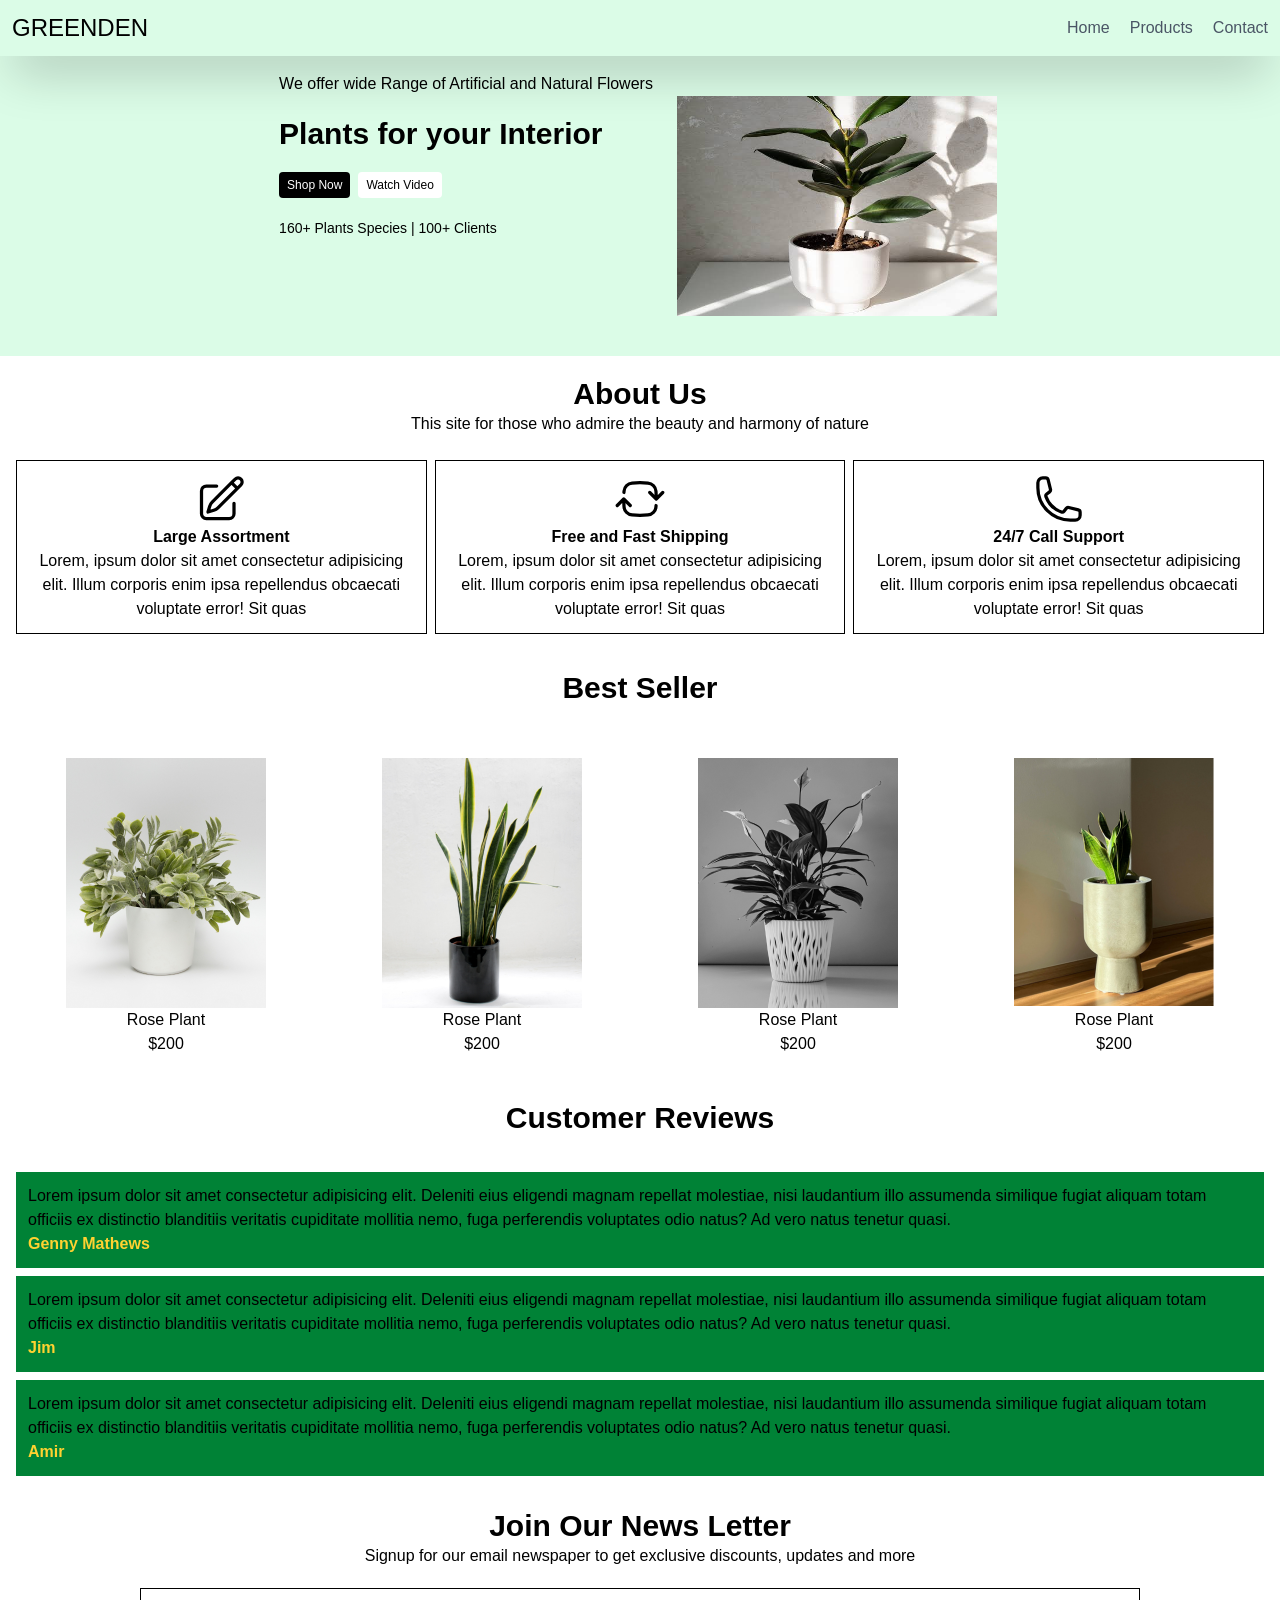
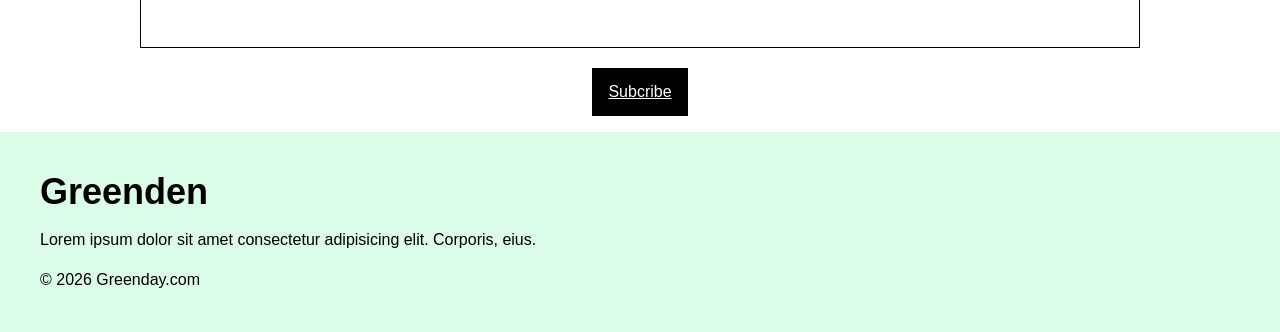
<file: index.html>
<!doctype html>
<html lang="en">
  <head>
    <meta charset="UTF-8" />
    <meta name="viewport" content="width=device-width, initial-scale=1.0" />
    <title>Document</title>
    <!--tailwindcss link-->
    <link href="./src/output.css" rel="stylesheet" />
  </head>
  <body>
    <!--Responsive Nav-->
    <nav
      class="bg-green-100 p-3 flex items-center justify-between shadow-2xl sticky top-0"
    >
      <h1 class="text-2xl">GREENDEN</h1>
      <svg
        xmlns="http://www.w3.org/2000/svg"
        fill="none"
        viewBox="0 0 24 24"
        stroke-width="1.5"
        stroke="currentColor"
        class="size-6 md:hidden"
      >
        <path
          stroke-linecap="round"
          stroke-linejoin="round"
          d="M3.75 6.75h16.5M3.75 12h16.5m-16.5 5.25h16.5"
        />
      </svg>

      <ul class="flex gap-5 text-gray-600 hidden md:flex">
        <li><a href="index.html" class="hover:underline hover:text-black">Home</a></li>
        <li>
          <a href="product.html" class="hover:underline hover:text-black">Products</a>
        </li>
        <li><a href="contact.html" class="hover:underline hover:text-black">Contact</a></li>
      </ul>
    </nav>

    <!--Section-Header-->
    <section class="bg-green-100 flex justify-center gap-2">
      <div class="p-4">
        <p class="mb-5">
          We offer wide Range of Artificial and Natural Flowers
        </p>
        <h1 class="font-bold text-1xl md:text-3xl">Plants for your Interior</h1>

        <div class="flex gap-1 md:gap-2 mt-5">
          <button class="bg-black text-white rounded px-0.5 py-0 md:px-2 md:py-3 cursor-pointer text-xs/0.5">
            Shop Now
          </button>
          <button class="bg-white rounded px-0.5 py-3 md:px-2 md:py-3 cursor-pointer text-xs/0.5">
            Watch Video
          </button>
        </div>

        <p class="mt-5 text-sm">160+ Plants Species | 100+ Clients</p>
      </div>

      <img
        src="./images/header-image.jpg"
        alt="Header-Image"
        class="w-55 h-40 mr-5 md:w-80 md:h-65 mt-10 pb-10"
      />
    </section>

    <!--Card Section-->
    <section class="text-center">
      <h1 class="text-3xl mt-5 font-bold">About Us</h1>
      <p>This site for those who admire the beauty and harmony of nature</p>

      <div class="md:flex md:gap-2 p-4">
        <div class="border border-black p-3 mt-2 text-center">
          <svg
            xmlns="http://www.w3.org/2000/svg"
            fill="none"
            viewBox="0 0 24 24"
            stroke-width="1.5"
            stroke="currentColor"
            class="size-13 inline"
          >
            <path
              stroke-linecap="round"
              stroke-linejoin="round"
              d="m16.862 4.487 1.687-1.688a1.875 1.875 0 1 1 2.652 2.652L10.582 16.07a4.5 4.5 0 0 1-1.897 1.13L6 18l.8-2.685a4.5 4.5 0 0 1 1.13-1.897l8.932-8.931Zm0 0L19.5 7.125M18 14v4.75A2.25 2.25 0 0 1 15.75 21H5.25A2.25 2.25 0 0 1 3 18.75V8.25A2.25 2.25 0 0 1 5.25 6H10"
            />
          </svg>
          <br />

          <h3 class="inline font-bold">Large Assortment</h3>
          <p>
            Lorem, ipsum dolor sit amet consectetur adipisicing elit. Illum
            corporis enim ipsa repellendus obcaecati voluptate error! Sit quas
          </p>
        </div>

        <div class="border border-black p-3 mt-2">
          <svg
            xmlns="http://www.w3.org/2000/svg"
            fill="none"
            viewBox="0 0 24 24"
            stroke-width="1.5"
            stroke="currentColor"
            class="size-13 inline"
          >
            <path
              stroke-linecap="round"
              stroke-linejoin="round"
              d="M19.5 12c0-1.232-.046-2.453-.138-3.662a4.006 4.006 0 0 0-3.7-3.7 48.678 48.678 0 0 0-7.324 0 4.006 4.006 0 0 0-3.7 3.7c-.017.22-.032.441-.046.662M19.5 12l3-3m-3 3-3-3m-12 3c0 1.232.046 2.453.138 3.662a4.006 4.006 0 0 0 3.7 3.7 48.656 48.656 0 0 0 7.324 0 4.006 4.006 0 0 0 3.7-3.7c.017-.22.032-.441.046-.662M4.5 12l3 3m-3-3-3 3"
            />
          </svg>
          <br />

          <h3 class="inline font-bold">Free and Fast Shipping</h3>
          <p>
            Lorem, ipsum dolor sit amet consectetur adipisicing elit. Illum
            corporis enim ipsa repellendus obcaecati voluptate error! Sit quas
          </p>
        </div>

        <div class="border border-black p-3 mt-2">
          <svg
            xmlns="http://www.w3.org/2000/svg"
            fill="none"
            viewBox="0 0 24 24"
            stroke-width="1.5"
            stroke="currentColor"
            class="size-13 inline"
          >
            <path
              stroke-linecap="round"
              stroke-linejoin="round"
              d="M2.25 6.75c0 8.284 6.716 15 15 15h2.25a2.25 2.25 0 0 0 2.25-2.25v-1.372c0-.516-.351-.966-.852-1.091l-4.423-1.106c-.44-.11-.902.055-1.173.417l-.97 1.293c-.282.376-.769.542-1.21.38a12.035 12.035 0 0 1-7.143-7.143c-.162-.441.004-.928.38-1.21l1.293-.97c.363-.271.527-.734.417-1.173L6.963 3.102a1.125 1.125 0 0 0-1.091-.852H4.5A2.25 2.25 0 0 0 2.25 4.5v2.25Z"
            />
          </svg>
          <br />

          <h3 class="inline font-bold">24/7 Call Support</h3>
          <p>
            Lorem, ipsum dolor sit amet consectetur adipisicing elit. Illum
            corporis enim ipsa repellendus obcaecati voluptate error! Sit quas
          </p>
        </div>
      </div>
    </section>

    <!--Plant section-->
    <section class="text-center justify-center mt-5">
      <h1 class="text-3xl font-bold">Best Seller</h1>

      <div class="grid grid-cols-2 mt-10 md:grid-cols-4 p-3 gap-2">
        <div class="mb-3">
          <img
            src="./images/plant_1.png"
            alt="plant1"
            class="inline hover:shadow-xl transform hover:-translate-y-2 cursor-pointer"
          />
          <p>Rose Plant</p>
          <p>$200</p>
        </div>

        <div>
          <img
            src="./images/plant_2.png"
            alt="plant2"
            class="inline hover:shadow-xl transform hover:-translate-y-2 cursor-pointer"
          />
          <p>Rose Plant</p>
          <p>$200</p>
        </div>

        <div>
          <img
            src="./images/plant_3.png"
            alt="plant3"
            class="inline hover:shadow-xl transform hover:-translate-y-2 cursor-pointer"
          />
          <p>Rose Plant</p>
          <p>$200</p>
        </div>

        <div>
          <img
            src="./images/plant_4.png"
            alt="plant4"
            class="inline hover:shadow-xl transform hover:-translate-y-2 cursor-pointer"
          />
          <p>Rose Plant</p>
          <p>$200</p>
        </div>
      </div>
    </section>

    <!--Customer Revious-->
    <h1 class="text-3xl font-bold text-center mb-5 mt-5">Customer Reviews</h1>
    <section class="grid grid-rows-3 gap-2 p-4">
      <div class="bg-green-700 p-3">
        <p>
          Lorem ipsum dolor sit amet consectetur adipisicing elit. Deleniti eius
          eligendi magnam repellat molestiae, nisi laudantium illo assumenda
          similique fugiat aliquam totam officiis ex distinctio blanditiis
          veritatis cupiditate mollitia nemo, fuga perferendis voluptates odio
          natus? Ad vero natus tenetur quasi.
        </p>
        <p class="text-amber-300 font-bold">Genny Mathews</p>
      </div>

      <div class="bg-green-700 p-3">
        <p>
          Lorem ipsum dolor sit amet consectetur adipisicing elit. Deleniti eius
          eligendi magnam repellat molestiae, nisi laudantium illo assumenda
          similique fugiat aliquam totam officiis ex distinctio blanditiis
          veritatis cupiditate mollitia nemo, fuga perferendis voluptates odio
          natus? Ad vero natus tenetur quasi.
        </p>
        <p class="text-amber-300 font-bold">Jim</p>
      </div>

      <div class="bg-green-700 p-3">
        <p>
          Lorem ipsum dolor sit amet consectetur adipisicing elit. Deleniti eius
          eligendi magnam repellat molestiae, nisi laudantium illo assumenda
          similique fugiat aliquam totam officiis ex distinctio blanditiis
          veritatis cupiditate mollitia nemo, fuga perferendis voluptates odio
          natus? Ad vero natus tenetur quasi.
        </p>
        <p class="text-amber-300 font-bold">Amir</p>
      </div>
    </section>

    <!--News Letter-->
    <section class="text-center p-4">
      <h1 class="text-3xl font-bold">Join Our News Letter</h1>
      <p>Signup for our email newspaper to get exclusive discounts, updates and more</p>

      <div class="mt-5">
        <input type="text" class="h-10 w-70 border border-black p-2 md:w-170 lg:w-250 md:h-15">
      </div>

      <button class="bg-black text-white py-3 px-4 mt-5 underline">Subcribe</button>
    </section>

    <!--Footer section-->
    <section class="bg-green-100 p-10">
      <h1 class="text-4xl font-bold">Greenden</h1>
      <p class="mt-4">Lorem ipsum dolor sit amet consectetur adipisicing elit. Corporis, eius.</p>
      <p class="mt-4">&copy; 2026 Greenday.com</p>
    </section>
  </body>
</html>
</file>
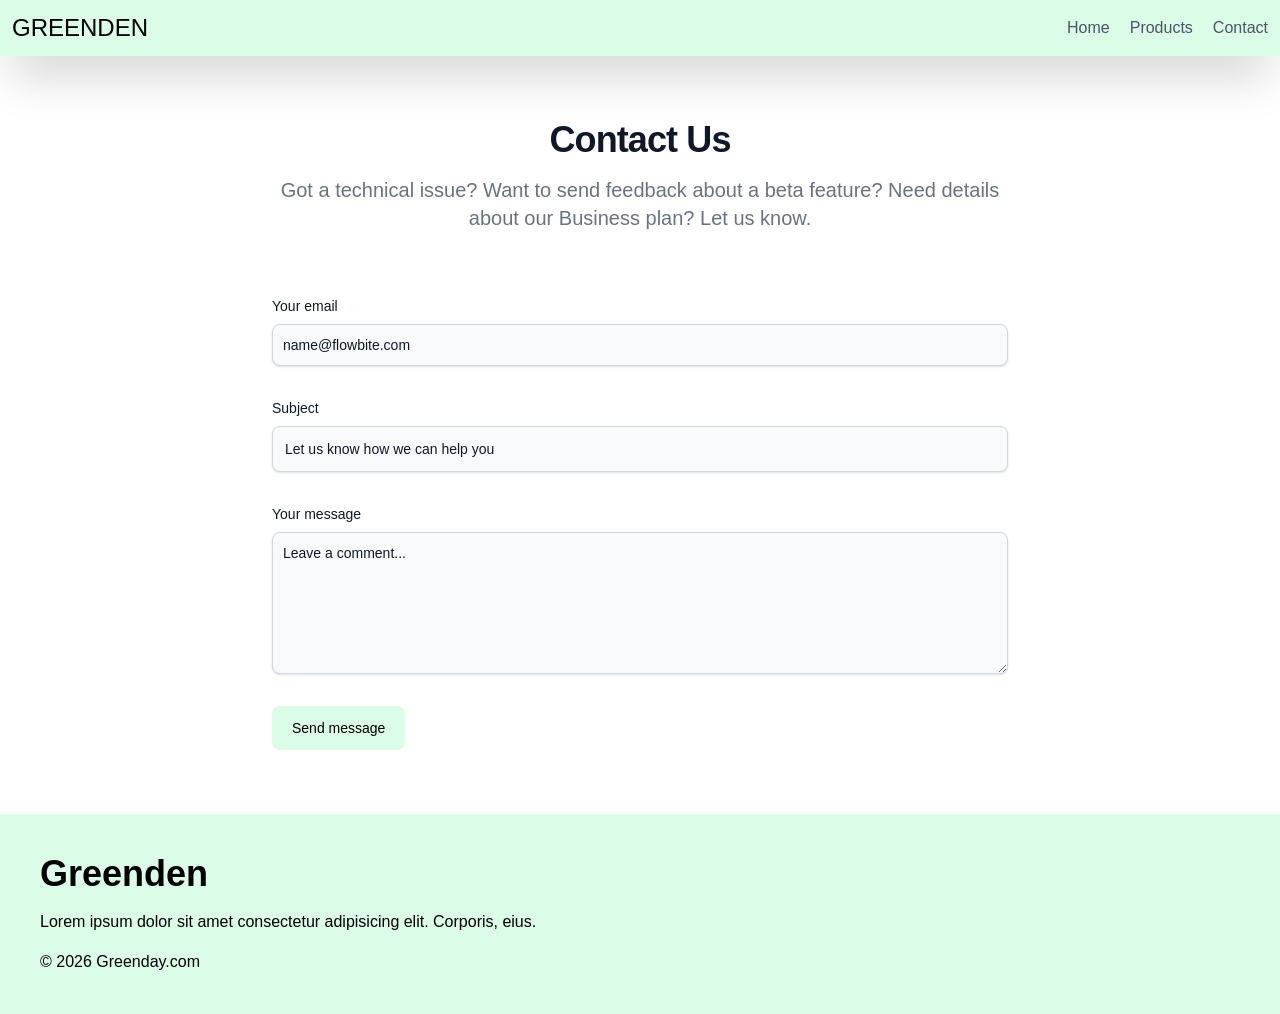
<file: contact.html>
<!DOCTYPE html>
<html lang="en">
<head>
    <meta charset="UTF-8">
    <meta name="viewport" content="width=device-width, initial-scale=1.0">
    <title>Contact</title>
     <!--tailwindcss link-->
    <link href="./src/output.css" rel="stylesheet" />
</head>
<body>
     <!--Responsive Nav-->
    <nav
      class="bg-green-100 p-3 flex items-center justify-between shadow-2xl sticky top-0"
    >
      <h1 class="text-2xl">GREENDEN</h1>
      <svg
        xmlns="http://www.w3.org/2000/svg"
        fill="none"
        viewBox="0 0 24 24"
        stroke-width="1.5"
        stroke="currentColor"
        class="size-6 md:hidden"
      >
        <path
          stroke-linecap="round"
          stroke-linejoin="round"
          d="M3.75 6.75h16.5M3.75 12h16.5m-16.5 5.25h16.5"
        />
      </svg>

      <ul class="flex gap-5 text-gray-600 hidden md:flex">
        <li><a href="index.html" class="hover:underline hover:text-black">Home</a></li>
        <li>
          <a href="product.html" class="hover:underline hover:text-black">Products</a>
        </li>
        <li><a href="contact.html" class="hover:underline hover:text-black">Contact</a></li>
      </ul>
    </nav>

<!--contact-->
<section class="bg-white dark:bg-gray-900">
  <div class="py-8 lg:py-16 px-4 mx-auto max-w-screen-md">
      <h2 class="mb-4 text-4xl tracking-tight font-extrabold text-center text-gray-900 dark:text-white">Contact Us</h2>
      <p class="mb-8 lg:mb-16 font-light text-center text-gray-500 dark:text-gray-400 sm:text-xl">Got a technical issue? Want to send feedback about a beta feature? Need details about our Business plan? Let us know.</p>
      <form action="#" class="space-y-8">
          <div>
              <label for="email" class="block mb-2 text-sm font-medium text-gray-900 dark:text-gray-300">Your email</label>
              <input type="email" id="email" class="shadow-sm bg-gray-50 border border-gray-300 text-gray-900 text-sm rounded-lg focus:ring-primary-500 focus:border-primary-500 block w-full p-2.5 dark:bg-gray-700 dark:border-gray-600 dark:placeholder-gray-400 dark:text-white dark:focus:ring-primary-500 dark:focus:border-primary-500 dark:shadow-sm-light" placeholder="name@flowbite.com" required>
          </div>
          <div>
              <label for="subject" class="block mb-2 text-sm font-medium text-gray-900 dark:text-gray-300">Subject</label>
              <input type="text" id="subject" class="block p-3 w-full text-sm text-gray-900 bg-gray-50 rounded-lg border border-gray-300 shadow-sm focus:ring-primary-500 focus:border-primary-500 dark:bg-gray-700 dark:border-gray-600 dark:placeholder-gray-400 dark:text-white dark:focus:ring-primary-500 dark:focus:border-primary-500 dark:shadow-sm-light" placeholder="Let us know how we can help you" required>
          </div>
          <div class="sm:col-span-2">
              <label for="message" class="block mb-2 text-sm font-medium text-gray-900 dark:text-gray-400">Your message</label>
              <textarea id="message" rows="6" class="block p-2.5 w-full text-sm text-gray-900 bg-gray-50 rounded-lg shadow-sm border border-gray-300 focus:ring-primary-500 focus:border-primary-500 dark:bg-gray-700 dark:border-gray-600 dark:placeholder-gray-400 dark:text-white dark:focus:ring-primary-500 dark:focus:border-primary-500" placeholder="Leave a comment..."></textarea>
          </div>
          <button type="submit" class="py-3 px-5 text-sm font-medium text-center  text-black rounded-lg bg-green-100 sm:w-fit hover:border cursor-pointer">Send message</button>
      </form>
  </div>
</section>

<!--Footer section-->
    <section class="bg-green-100 p-10">
      <h1 class="text-4xl font-bold">Greenden</h1>
      <p class="mt-4">Lorem ipsum dolor sit amet consectetur adipisicing elit. Corporis, eius.</p>
      <p class="mt-4">&copy; 2026 Greenday.com</p>
    </section>

</body>
</html>
</file>
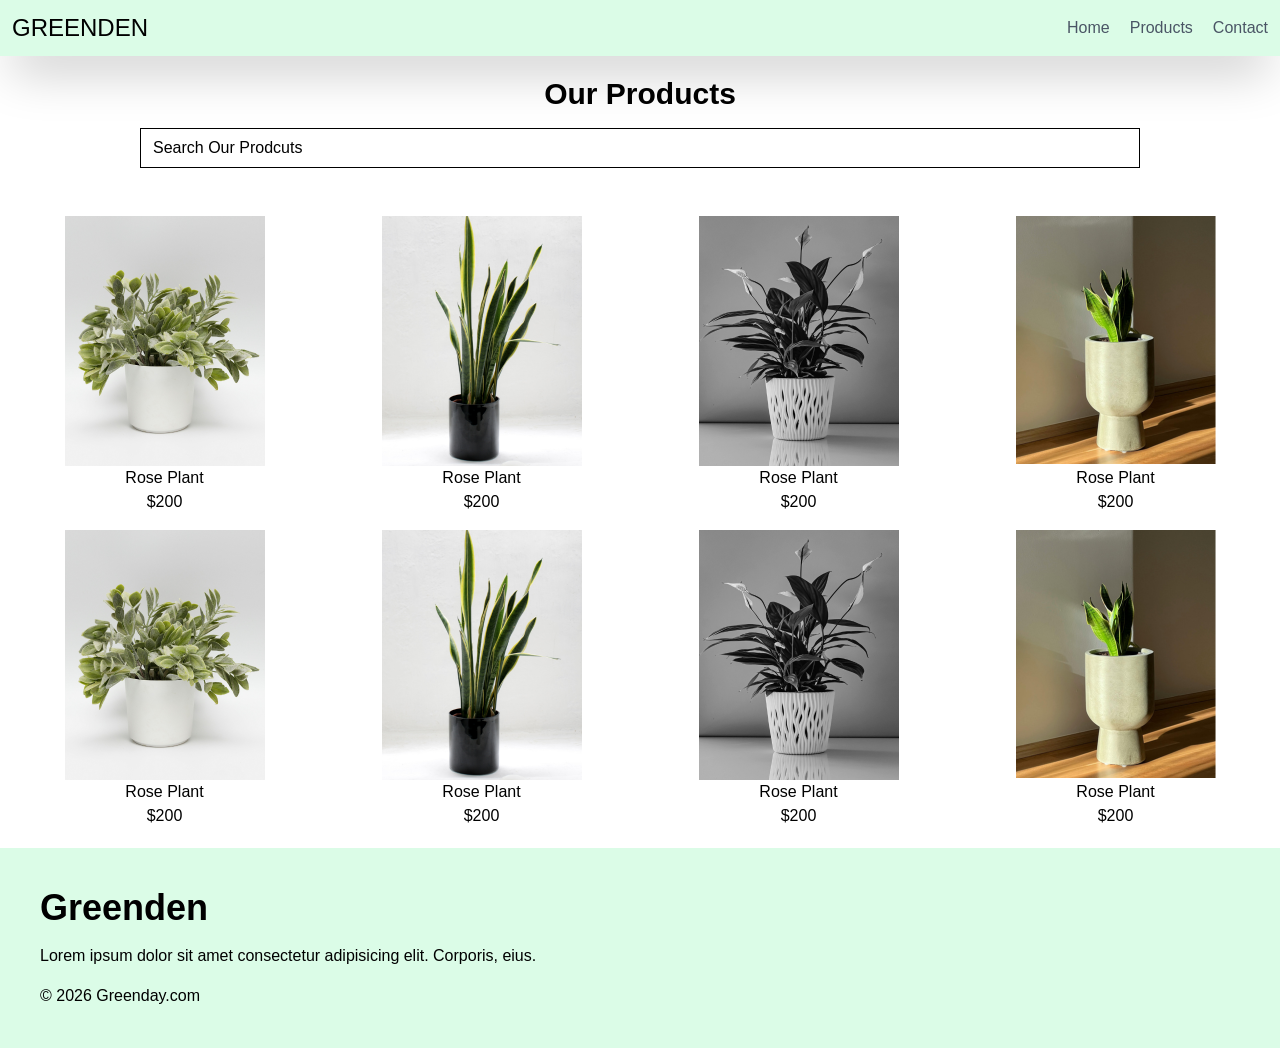
<file: product.html>
<!DOCTYPE html>
<html lang="en">
<head>
    <meta charset="UTF-8">
    <meta name="viewport" content="width=device-width, initial-scale=1.0">
    <title>Products</title>
    <!--tailwindcss link-->
    <link href="./src/output.css" rel="stylesheet" />
</head>
<body>
    <!--Responsive Nav-->
    <nav
      class="bg-green-100 p-3 flex items-center justify-between shadow-2xl sticky top-0"
    >
      <h1 class="text-2xl">GREENDEN</h1>
      <svg
        xmlns="http://www.w3.org/2000/svg"
        fill="none"
        viewBox="0 0 24 24"
        stroke-width="1.5"
        stroke="currentColor"
        class="size-6 md:hidden"
      >
        <path
          stroke-linecap="round"
          stroke-linejoin="round"
          d="M3.75 6.75h16.5M3.75 12h16.5m-16.5 5.25h16.5"
        />
      </svg>

      <ul class="flex gap-5 text-gray-600 hidden md:flex">
        <li><a href="index.html" class="hover:underline hover:text-black">Home</a></li>
        <li>
          <a href="product.html" class="hover:underline hover:text-black">Products</a>
        </li>
        <li><a href="contact.html" class="hover:underline hover:text-black">Contact</a></li>
      </ul>
    </nav>

<section class="text-center justify-center mt-5">
      <h1 class="text-3xl font-bold">Our Products</h1>
      <input type="email" placeholder="Search Our Prodcuts" class="border border-black mt-4 w-70 h-10 md:w-180 lg:w-250 p-3">
      <div class="grid grid-cols-2 mt-10 md:grid-cols-4 gap-1 p-2">
        <div class="mb-3">
          <img
            src="./images/plant_1.png"
            alt="plant1"
            class="inline hover:shadow-xl transform hover:-translate-y-2 cursor-pointer"
          />
          <p>Rose Plant</p>
          <p>$200</p>
        </div>

        <div>
          <img
            src="./images/plant_2.png"
            alt="plant2"
            class="inline hover:shadow-xl transform hover:-translate-y-2 cursor-pointer"
          />
          <p>Rose Plant</p>
          <p>$200</p>
        </div>

        <div>
          <img
            src="./images/plant_3.png"
            alt="plant3"
            class="inline hover:shadow-xl transform hover:-translate-y-2 cursor-pointer"
          />
          <p>Rose Plant</p>
          <p>$200</p>
        </div>

        <div>
          <img
            src="./images/plant_4.png"
            alt="plant4"
            class="inline hover:shadow-xl transform hover:-translate-y-2 cursor-pointer"
          />
          <p>Rose Plant</p>
          <p>$200</p>
        </div>

        <div class="mb-3">
          <img
            src="./images/plant_1.png"
            alt="plant1"
            class="inline hover:shadow-xl transform hover:-translate-y-2 cursor-pointer"
          />
          <p>Rose Plant</p>
          <p>$200</p>
        </div>

        <div>
          <img
            src="./images/plant_2.png"
            alt="plant2"
            class="inline hover:shadow-xl transform hover:-translate-y-2 cursor-pointer"
          />
          <p>Rose Plant</p>
          <p>$200</p>
        </div>

        <div>
          <img
            src="./images/plant_3.png"
            alt="plant3"
            class="inline hover:shadow-xl transform hover:-translate-y-2 cursor-pointer"
          />
          <p>Rose Plant</p>
          <p>$200</p>
        </div>

        <div>
          <img
            src="./images/plant_4.png"
            alt="plant4"
            class="inline hover:shadow-xl transform hover:-translate-y-2 cursor-pointer"
          />
          <p>Rose Plant</p>
          <p>$200</p>
        </div>
      </div>
    </section>

     <!--Footer section-->
    <section class="bg-green-100 p-10">
      <h1 class="text-4xl font-bold">Greenden</h1>
      <p class="mt-4">Lorem ipsum dolor sit amet consectetur adipisicing elit. Corporis, eius.</p>
      <p class="mt-4">&copy; 2026 Greenday.com</p>
    </section>
</body>
</html>
</file>
<file: src/output.css>
/*! tailwindcss v4.3.3 | MIT License | https://tailwindcss.com */
@layer properties;
@layer theme, base, components, utilities;
@layer theme {
  :root, :host {
    --font-sans: -apple-system, BlinkMacSystemFont, "Segoe UI", Roboto, "Helvetica Neue",
      "Noto Sans", Arial, sans-serif, "Apple Color Emoji", "Segoe UI Emoji",
      "Segoe UI Symbol", "Noto Color Emoji";
    --font-mono: ui-monospace, SFMono-Regular, Menlo, Monaco, Consolas, "Liberation Mono",
      "Courier New", monospace;
    --color-amber-300: oklch(87.9% 0.169 91.605);
    --color-green-100: oklch(96.2% 0.044 156.743);
    --color-green-700: oklch(52.7% 0.154 150.069);
    --color-gray-50: oklch(98.5% 0.002 247.839);
    --color-gray-300: oklch(87.2% 0.01 258.338);
    --color-gray-400: oklch(70.7% 0.022 261.325);
    --color-gray-500: oklch(55.1% 0.027 264.364);
    --color-gray-600: oklch(44.6% 0.03 256.802);
    --color-gray-700: oklch(37.3% 0.034 259.733);
    --color-gray-900: oklch(21% 0.034 264.665);
    --color-black: #000;
    --color-white: #fff;
    --spacing: 0.25rem;
    --breakpoint-md: 48rem;
    --text-xs: 0.75rem;
    --text-xs--line-height: calc(1 / 0.75);
    --text-sm: 0.875rem;
    --text-sm--line-height: calc(1.25 / 0.875);
    --text-xl: 1.25rem;
    --text-xl--line-height: calc(1.75 / 1.25);
    --text-2xl: 1.5rem;
    --text-2xl--line-height: calc(2 / 1.5);
    --text-3xl: 1.875rem;
    --text-3xl--line-height: calc(2.25 / 1.875);
    --text-4xl: 2.25rem;
    --text-4xl--line-height: calc(2.5 / 2.25);
    --font-weight-light: 300;
    --font-weight-medium: 500;
    --font-weight-bold: 700;
    --font-weight-extrabold: 800;
    --tracking-tight: -0.025em;
    --radius-lg: 0.5rem;
    --default-font-family: var(--font-sans);
    --default-mono-font-family: var(--font-mono);
  }
}
@layer base {
  *, ::after, ::before, ::backdrop, ::file-selector-button {
    box-sizing: border-box;
    margin: 0;
    padding: 0;
    border: 0 solid;
  }
  html, :host {
    line-height: 1.5;
    -webkit-text-size-adjust: 100%;
    tab-size: 4;
    font-family: var(--default-font-family, -apple-system, BlinkMacSystemFont, "Segoe UI", Roboto, "Helvetica Neue", "Noto Sans", Arial, sans-serif, "Apple Color Emoji", "Segoe UI Emoji", "Segoe UI Symbol", "Noto Color Emoji");
    font-feature-settings: var(--default-font-feature-settings, normal);
    font-variation-settings: var(--default-font-variation-settings, normal);
    -webkit-tap-highlight-color: transparent;
  }
  hr {
    height: 0;
    color: inherit;
    border-top-width: 1px;
  }
  abbr:where([title]) {
    -webkit-text-decoration: underline dotted;
    text-decoration: underline dotted;
  }
  h1, h2, h3, h4, h5, h6 {
    font-size: inherit;
    font-weight: inherit;
  }
  a {
    color: inherit;
    -webkit-text-decoration: inherit;
    text-decoration: inherit;
  }
  b, strong {
    font-weight: bolder;
  }
  code, kbd, samp, pre {
    font-family: var(--default-mono-font-family, ui-monospace, SFMono-Regular, Menlo, Monaco, Consolas, "Liberation Mono", "Courier New", monospace);
    font-feature-settings: var(--default-mono-font-feature-settings, normal);
    font-variation-settings: var(--default-mono-font-variation-settings, normal);
    font-size: 1em;
  }
  small {
    font-size: 80%;
  }
  sub, sup {
    font-size: 75%;
    line-height: 0;
    position: relative;
    vertical-align: baseline;
  }
  sub {
    bottom: -0.25em;
  }
  sup {
    top: -0.5em;
  }
  table {
    text-indent: 0;
    border-color: inherit;
    border-collapse: collapse;
  }
  :-moz-focusring:where(:not(iframe)) {
    outline: auto;
  }
  progress {
    vertical-align: baseline;
  }
  summary {
    display: list-item;
  }
  ol, ul, menu {
    list-style: none;
  }
  img, svg, video, canvas, audio, iframe, embed, object {
    display: block;
    vertical-align: middle;
  }
  img, video {
    max-width: 100%;
    height: auto;
  }
  button, input, select, optgroup, textarea, ::file-selector-button {
    font: inherit;
    font-feature-settings: inherit;
    font-variation-settings: inherit;
    letter-spacing: inherit;
    color: inherit;
    border-radius: 0;
    background-color: transparent;
    opacity: 1;
  }
  :where(select:is([multiple], [size])) optgroup {
    font-weight: bolder;
  }
  :where(select:is([multiple], [size])) optgroup option {
    padding-inline-start: 20px;
  }
  ::file-selector-button {
    margin-inline-end: 4px;
  }
  ::placeholder {
    opacity: 1;
  }
  @supports (not (-webkit-appearance: -apple-pay-button))  or (contain-intrinsic-size: 1px) {
    ::placeholder {
      color: currentcolor;
      @supports (color: color-mix(in lab, red, red)) {
        color: color-mix(in oklab, currentcolor 50%, transparent);
      }
    }
  }
  textarea {
    resize: vertical;
  }
  ::-webkit-search-decoration {
    -webkit-appearance: none;
  }
  ::-webkit-date-and-time-value {
    min-height: 1lh;
    text-align: inherit;
  }
  ::-webkit-datetime-edit {
    display: inline-flex;
  }
  ::-webkit-datetime-edit-fields-wrapper {
    padding: 0;
  }
  ::-webkit-datetime-edit, ::-webkit-datetime-edit-year-field, ::-webkit-datetime-edit-month-field, ::-webkit-datetime-edit-day-field, ::-webkit-datetime-edit-hour-field, ::-webkit-datetime-edit-minute-field, ::-webkit-datetime-edit-second-field, ::-webkit-datetime-edit-millisecond-field, ::-webkit-datetime-edit-meridiem-field {
    padding-block: 0;
  }
  ::-webkit-calendar-picker-indicator {
    line-height: 1;
  }
  :-moz-ui-invalid {
    box-shadow: none;
  }
  button, input:where([type="button"], [type="reset"], [type="submit"]), ::file-selector-button {
    appearance: button;
  }
  ::-webkit-inner-spin-button, ::-webkit-outer-spin-button {
    height: auto;
  }
  [hidden]:where(:not([hidden="until-found"])) {
    display: none !important;
  }
}
@layer utilities {
  .sticky {
    position: sticky;
  }
  .top-0 {
    top: 0px;
  }
  .mx-auto {
    margin-inline: auto;
  }
  .mt-2 {
    margin-top: calc(var(--spacing) * 2);
  }
  .mt-4 {
    margin-top: calc(var(--spacing) * 4);
  }
  .mt-5 {
    margin-top: calc(var(--spacing) * 5);
  }
  .mt-10 {
    margin-top: calc(var(--spacing) * 10);
  }
  .mr-5 {
    margin-right: calc(var(--spacing) * 5);
  }
  .mb-2 {
    margin-bottom: calc(var(--spacing) * 2);
  }
  .mb-3 {
    margin-bottom: calc(var(--spacing) * 3);
  }
  .mb-4 {
    margin-bottom: calc(var(--spacing) * 4);
  }
  .mb-5 {
    margin-bottom: calc(var(--spacing) * 5);
  }
  .mb-8 {
    margin-bottom: calc(var(--spacing) * 8);
  }
  .block {
    display: block;
  }
  .flex {
    display: flex;
  }
  .grid {
    display: grid;
  }
  .hidden {
    display: none;
  }
  .inline {
    display: inline;
  }
  .table {
    display: table;
  }
  .size-6 {
    width: calc(var(--spacing) * 6);
    height: calc(var(--spacing) * 6);
  }
  .size-13 {
    width: calc(var(--spacing) * 13);
    height: calc(var(--spacing) * 13);
  }
  .h-10 {
    height: calc(var(--spacing) * 10);
  }
  .h-40 {
    height: calc(var(--spacing) * 40);
  }
  .w-55 {
    width: calc(var(--spacing) * 55);
  }
  .w-70 {
    width: calc(var(--spacing) * 70);
  }
  .w-full {
    width: 100%;
  }
  .max-w-screen-md {
    max-width: var(--breakpoint-md);
  }
  .border-collapse {
    border-collapse: collapse;
  }
  .transform {
    transform: var(--tw-rotate-x,) var(--tw-rotate-y,) var(--tw-rotate-z,) var(--tw-skew-x,) var(--tw-skew-y,);
  }
  .cursor-pointer {
    cursor: pointer;
  }
  .resize {
    resize: both;
  }
  .grid-cols-2 {
    grid-template-columns: repeat(2, minmax(0, 1fr));
  }
  .grid-rows-3 {
    grid-template-rows: repeat(3, minmax(0, 1fr));
  }
  .items-center {
    align-items: center;
  }
  .justify-between {
    justify-content: space-between;
  }
  .justify-center {
    justify-content: center;
  }
  .gap-1 {
    gap: var(--spacing);
  }
  .gap-2 {
    gap: calc(var(--spacing) * 2);
  }
  .gap-5 {
    gap: calc(var(--spacing) * 5);
  }
  :where(.space-y-8 > :not(:last-child)) {
    --tw-space-y-reverse: 0;
    margin-block-start: calc(calc(var(--spacing) * 8) * var(--tw-space-y-reverse));
    margin-block-end: calc(calc(var(--spacing) * 8) * calc(1 - var(--tw-space-y-reverse)));
  }
  .rounded {
    border-radius: 0.25rem;
  }
  .rounded-lg {
    border-radius: var(--radius-lg);
  }
  .border {
    border-style: var(--tw-border-style);
    border-width: 1px;
  }
  .border-black {
    border-color: var(--color-black);
  }
  .border-gray-300 {
    border-color: var(--color-gray-300);
  }
  .bg-black {
    background-color: var(--color-black);
  }
  .bg-gray-50 {
    background-color: var(--color-gray-50);
  }
  .bg-green-100 {
    background-color: var(--color-green-100);
  }
  .bg-green-700 {
    background-color: var(--color-green-700);
  }
  .bg-white {
    background-color: var(--color-white);
  }
  .p-2 {
    padding: calc(var(--spacing) * 2);
  }
  .p-2\.5 {
    padding: calc(var(--spacing) * 2.5);
  }
  .p-3 {
    padding: calc(var(--spacing) * 3);
  }
  .p-4 {
    padding: calc(var(--spacing) * 4);
  }
  .p-10 {
    padding: calc(var(--spacing) * 10);
  }
  .px-0 {
    padding-inline: 0px;
  }
  .px-0\.5 {
    padding-inline: calc(var(--spacing) * 0.5);
  }
  .px-4 {
    padding-inline: calc(var(--spacing) * 4);
  }
  .px-5 {
    padding-inline: calc(var(--spacing) * 5);
  }
  .py-0 {
    padding-block: 0px;
  }
  .py-3 {
    padding-block: calc(var(--spacing) * 3);
  }
  .py-8 {
    padding-block: calc(var(--spacing) * 8);
  }
  .pb-10 {
    padding-bottom: calc(var(--spacing) * 10);
  }
  .text-center {
    text-align: center;
  }
  .text-2xl {
    font-size: var(--text-2xl);
    line-height: var(--tw-leading, var(--text-2xl--line-height));
  }
  .text-3xl {
    font-size: var(--text-3xl);
    line-height: var(--tw-leading, var(--text-3xl--line-height));
  }
  .text-4xl {
    font-size: var(--text-4xl);
    line-height: var(--tw-leading, var(--text-4xl--line-height));
  }
  .text-sm {
    font-size: var(--text-sm);
    line-height: var(--tw-leading, var(--text-sm--line-height));
  }
  .text-xs {
    font-size: var(--text-xs);
    line-height: var(--tw-leading, var(--text-xs--line-height));
  }
  .text-xs\/0\.5 {
    font-size: var(--text-xs);
    line-height: calc(var(--spacing) * 0.5);
  }
  .font-bold {
    --tw-font-weight: var(--font-weight-bold);
    font-weight: var(--font-weight-bold);
  }
  .font-extrabold {
    --tw-font-weight: var(--font-weight-extrabold);
    font-weight: var(--font-weight-extrabold);
  }
  .font-light {
    --tw-font-weight: var(--font-weight-light);
    font-weight: var(--font-weight-light);
  }
  .font-medium {
    --tw-font-weight: var(--font-weight-medium);
    font-weight: var(--font-weight-medium);
  }
  .tracking-tight {
    --tw-tracking: var(--tracking-tight);
    letter-spacing: var(--tracking-tight);
  }
  .text-amber-300 {
    color: var(--color-amber-300);
  }
  .text-black {
    color: var(--color-black);
  }
  .text-gray-500 {
    color: var(--color-gray-500);
  }
  .text-gray-600 {
    color: var(--color-gray-600);
  }
  .text-gray-900 {
    color: var(--color-gray-900);
  }
  .text-white {
    color: var(--color-white);
  }
  .underline {
    text-decoration-line: underline;
  }
  .shadow-2xl {
    --tw-shadow: 0 25px 50px -12px var(--tw-shadow-color, rgb(0 0 0 / 0.25));
    box-shadow: var(--tw-inset-shadow), var(--tw-inset-ring-shadow), var(--tw-ring-offset-shadow), var(--tw-ring-shadow), var(--tw-shadow);
  }
  .shadow-sm {
    --tw-shadow: 0 1px 3px 0 var(--tw-shadow-color, rgb(0 0 0 / 0.1)), 0 1px 2px -1px var(--tw-shadow-color, rgb(0 0 0 / 0.1));
    box-shadow: var(--tw-inset-shadow), var(--tw-inset-ring-shadow), var(--tw-ring-offset-shadow), var(--tw-ring-shadow), var(--tw-shadow);
  }
  .outline {
    outline-style: var(--tw-outline-style);
    outline-width: 1px;
  }
  @media (hover: hover) {
    .hover\:-translate-y-2:hover {
      --tw-translate-y: calc(var(--spacing) * -2);
      translate: var(--tw-translate-x) var(--tw-translate-y);
    }
    .hover\:border:hover {
      border-style: var(--tw-border-style);
      border-width: 1px;
    }
    .hover\:text-black:hover {
      color: var(--color-black);
    }
    .hover\:underline:hover {
      text-decoration-line: underline;
    }
    .hover\:shadow-xl:hover {
      --tw-shadow: 0 20px 25px -5px var(--tw-shadow-color, rgb(0 0 0 / 0.1)), 0 8px 10px -6px var(--tw-shadow-color, rgb(0 0 0 / 0.1));
      box-shadow: var(--tw-inset-shadow), var(--tw-inset-ring-shadow), var(--tw-ring-offset-shadow), var(--tw-ring-shadow), var(--tw-shadow);
    }
  }
  @media (width >= 40rem) {
    .sm\:col-span-2 {
      grid-column: span 2 / span 2;
    }
    .sm\:w-fit {
      width: fit-content;
    }
    .sm\:text-xl {
      font-size: var(--text-xl);
      line-height: var(--tw-leading, var(--text-xl--line-height));
    }
  }
  @media (width >= 48rem) {
    .md\:flex {
      display: flex;
    }
    .md\:hidden {
      display: none;
    }
    .md\:h-15 {
      height: calc(var(--spacing) * 15);
    }
    .md\:h-65 {
      height: calc(var(--spacing) * 65);
    }
    .md\:w-80 {
      width: calc(var(--spacing) * 80);
    }
    .md\:w-170 {
      width: calc(var(--spacing) * 170);
    }
    .md\:w-180 {
      width: calc(var(--spacing) * 180);
    }
    .md\:grid-cols-4 {
      grid-template-columns: repeat(4, minmax(0, 1fr));
    }
    .md\:gap-2 {
      gap: calc(var(--spacing) * 2);
    }
    .md\:px-2 {
      padding-inline: calc(var(--spacing) * 2);
    }
    .md\:py-3 {
      padding-block: calc(var(--spacing) * 3);
    }
    .md\:text-3xl {
      font-size: var(--text-3xl);
      line-height: var(--tw-leading, var(--text-3xl--line-height));
    }
  }
  @media (width >= 64rem) {
    .lg\:mb-16 {
      margin-bottom: calc(var(--spacing) * 16);
    }
    .lg\:w-250 {
      width: calc(var(--spacing) * 250);
    }
    .lg\:w-350 {
      width: calc(var(--spacing) * 350);
    }
    .lg\:py-16 {
      padding-block: calc(var(--spacing) * 16);
    }
  }
  @media (prefers-color-scheme: dark) {
    .dark\:border-gray-600 {
      border-color: var(--color-gray-600);
    }
    .dark\:bg-gray-700 {
      background-color: var(--color-gray-700);
    }
    .dark\:bg-gray-900 {
      background-color: var(--color-gray-900);
    }
    .dark\:text-gray-300 {
      color: var(--color-gray-300);
    }
    .dark\:text-gray-400 {
      color: var(--color-gray-400);
    }
    .dark\:text-white {
      color: var(--color-white);
    }
    .dark\:placeholder-gray-400::placeholder {
      color: var(--color-gray-400);
    }
  }
}
@property --tw-rotate-x {
  syntax: "*";
  inherits: false;
}
@property --tw-rotate-y {
  syntax: "*";
  inherits: false;
}
@property --tw-rotate-z {
  syntax: "*";
  inherits: false;
}
@property --tw-skew-x {
  syntax: "*";
  inherits: false;
}
@property --tw-skew-y {
  syntax: "*";
  inherits: false;
}
@property --tw-space-y-reverse {
  syntax: "*";
  inherits: false;
  initial-value: 0;
}
@property --tw-border-style {
  syntax: "*";
  inherits: false;
  initial-value: solid;
}
@property --tw-font-weight {
  syntax: "*";
  inherits: false;
}
@property --tw-tracking {
  syntax: "*";
  inherits: false;
}
@property --tw-shadow {
  syntax: "*";
  inherits: false;
  initial-value: 0 0 #0000;
}
@property --tw-shadow-color {
  syntax: "*";
  inherits: false;
}
@property --tw-shadow-alpha {
  syntax: "<percentage>";
  inherits: false;
  initial-value: 100%;
}
@property --tw-inset-shadow {
  syntax: "*";
  inherits: false;
  initial-value: 0 0 #0000;
}
@property --tw-inset-shadow-color {
  syntax: "*";
  inherits: false;
}
@property --tw-inset-shadow-alpha {
  syntax: "<percentage>";
  inherits: false;
  initial-value: 100%;
}
@property --tw-ring-color {
  syntax: "*";
  inherits: false;
}
@property --tw-ring-shadow {
  syntax: "*";
  inherits: false;
  initial-value: 0 0 #0000;
}
@property --tw-inset-ring-color {
  syntax: "*";
  inherits: false;
}
@property --tw-inset-ring-shadow {
  syntax: "*";
  inherits: false;
  initial-value: 0 0 #0000;
}
@property --tw-ring-inset {
  syntax: "*";
  inherits: false;
}
@property --tw-ring-offset-width {
  syntax: "<length>";
  inherits: false;
  initial-value: 0px;
}
@property --tw-ring-offset-color {
  syntax: "*";
  inherits: false;
  initial-value: #fff;
}
@property --tw-ring-offset-shadow {
  syntax: "*";
  inherits: false;
  initial-value: 0 0 #0000;
}
@property --tw-outline-style {
  syntax: "*";
  inherits: false;
  initial-value: solid;
}
@property --tw-translate-x {
  syntax: "*";
  inherits: false;
  initial-value: 0;
}
@property --tw-translate-y {
  syntax: "*";
  inherits: false;
  initial-value: 0;
}
@property --tw-translate-z {
  syntax: "*";
  inherits: false;
  initial-value: 0;
}
@layer properties {
  @supports ((-webkit-hyphens: none) and (not (margin-trim: inline))) or ((-moz-orient: inline) and (not (color:rgb(from red r g b)))) {
    *, ::before, ::after, ::backdrop {
      --tw-rotate-x: initial;
      --tw-rotate-y: initial;
      --tw-rotate-z: initial;
      --tw-skew-x: initial;
      --tw-skew-y: initial;
      --tw-space-y-reverse: 0;
      --tw-border-style: solid;
      --tw-font-weight: initial;
      --tw-tracking: initial;
      --tw-shadow: 0 0 #0000;
      --tw-shadow-color: initial;
      --tw-shadow-alpha: 100%;
      --tw-inset-shadow: 0 0 #0000;
      --tw-inset-shadow-color: initial;
      --tw-inset-shadow-alpha: 100%;
      --tw-ring-color: initial;
      --tw-ring-shadow: 0 0 #0000;
      --tw-inset-ring-color: initial;
      --tw-inset-ring-shadow: 0 0 #0000;
      --tw-ring-inset: initial;
      --tw-ring-offset-width: 0px;
      --tw-ring-offset-color: #fff;
      --tw-ring-offset-shadow: 0 0 #0000;
      --tw-outline-style: solid;
      --tw-translate-x: 0;
      --tw-translate-y: 0;
      --tw-translate-z: 0;
    }
  }
}
</file>
